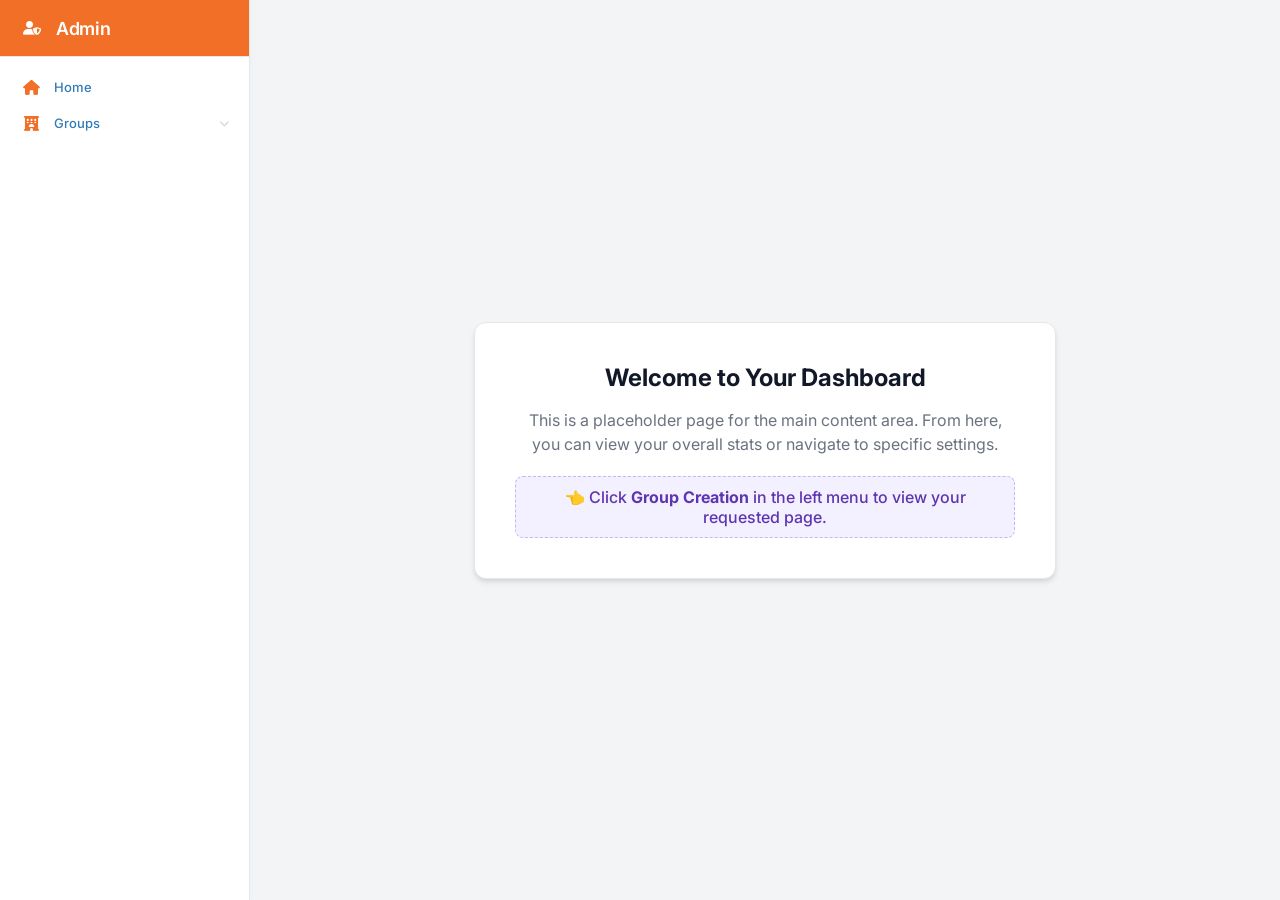
<file: index.html>
<!DOCTYPE html>
<html lang="en">
<head>
    <meta charset="UTF-8">
    <meta name="viewport" content="width=device-width, initial-scale=1.0">
    <title>Dashboard</title>
    <link rel="stylesheet" href="styles.css">
    <!-- Include icons -->
    <link rel="stylesheet" href="https://cdnjs.cloudflare.com/ajax/libs/font-awesome/6.4.0/css/all.min.css">
</head>
<body>
    <!-- Mobile Top Bar -->
    <header class="mobile-top-bar">
        <div class="logo">
            <i class="fa-solid fa-user-shield" style="background:#F16F27; color:#fff; border-radius:50%; width:24px; height:24px; display:flex; align-items:center; justify-content:center; font-size:14px;"></i>
            <span style="color:white">Admin</span>
        </div>
        <button class="hamburger-btn" onclick="toggleSidebar()">
            <i class="fa-solid fa-bars"></i>
        </button>
    </header>

    <div class="app-container">
        <!-- Sidebar -->
        <nav class="sidebar">
            <div class="sidebar-header">
                <div class="logo">
                    <i class="fa-solid fa-user-shield" style="background:#F16F27; color:#fff; border-radius:50%; width:24px; height:24px; display:flex; align-items:center; justify-content:center; font-size:14px;"></i>
                    <span style="color:white">Admin</span>
                </div>
                <button class="mobile-toggle" onclick="toggleSidebar()">
                    <i class="fa-solid fa-xmark"></i>
                </button>
            </div>
            <div class="sidebar-overlay" onclick="toggleSidebar()"></div>

            <div class="sidebar-menu">
                <a href="default.html" target="content-frame" class="menu-item" onclick="setActive(this)">
                    <i class="fa-solid fa-house" style="color: #F16F27;"></i>
                    <span>Home</span>
                </a>
                <div class="menu-item dropdown" onclick="toggleDropdown(this)">
                    <i class="fa-solid fa-hotel" style="color: #F16F27;"></i>
                    <span>Groups</span>
                    <i class="fa-solid fa-chevron-down ms-auto"></i>
                </div>

                <div class="submenu">
                    <a href="CreateGroup.html" target="content-frame" onclick="setActive(this)">Create Group</a>
                    <a href="Groups.html" target="content-frame" onclick="setActive(this)">View Groups</a>
                </div>
            </div>
        </nav>

        <!-- Main Content -->
        <main class="main-content">
            <iframe name="content-frame" id="content-frame" src="default.html" title="Main Content" frameborder="0"></iframe>
        </main>
    </div>

    <script>
        function toggleSidebar() {
            document.querySelector('.sidebar').classList.toggle('open');
        }

        function setActive(element) {
            document.querySelectorAll('.menu-item').forEach(item => {
                item.classList.remove('active');
            });
            element.classList.add('active');
            
            // Close sidebar on mobile after clicking
            if (window.innerWidth <= 768) {
                toggleSidebar();
            }
        }

        function toggleDropdown(el) {
            let submenu = el.nextElementSibling;
            el.classList.toggle('open');

            if (submenu.style.display === "block") {
                submenu.style.display = "none";
            } else {
                submenu.style.display = "block";
            }
        }
    </script>
</body>
</html>
</file>
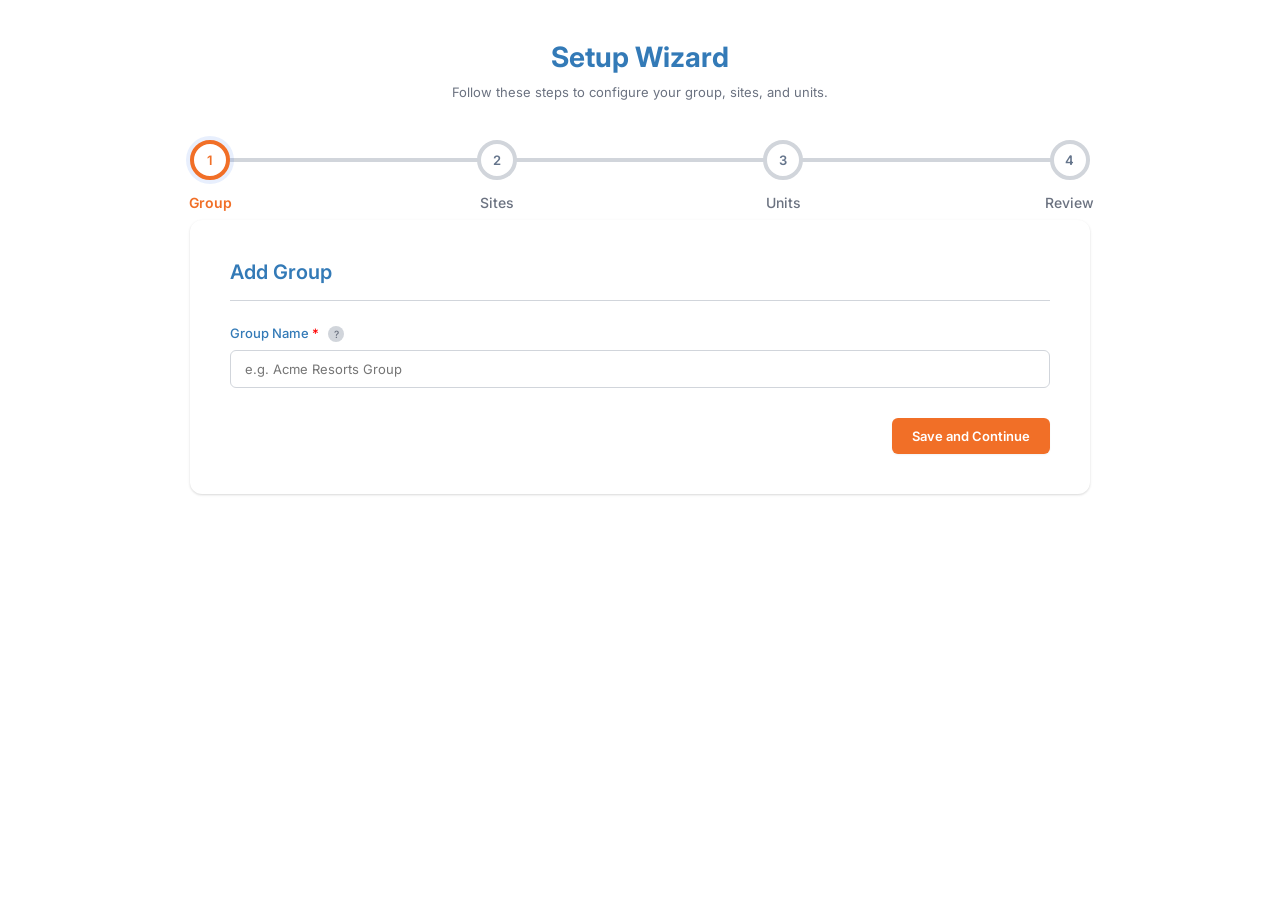
<file: CreateGroup.html>
<!DOCTYPE html>
<html lang="en">
<head>
    <meta charset="UTF-8">
    <meta name="viewport" content="width=device-width, initial-scale=1.0">
    <title>Property Setup Wizard</title>
    <link href="https://fonts.googleapis.com/css2?family=Inter:wght@400;500;600;700&display=swap" rel="stylesheet">
    <style>
        :root {
            --primary: #F16F27;
            --primary-hover: #d0581b;
            --secondary: #64748b;
            --bg: transparent;
            --surface: #ffffff;
            --text-main: #337ab7;
            --text-light: #6b7280;
            --border: #d1d5db;
            --success: #10b981;
            --error: #ef4444;
            --radius: 12px;
            --shadow: 0 1px 3px rgba(0,0,0,0.1), 0 1px 2px rgba(0,0,0,0.06);
        }

        * {
            box-sizing: border-box;
            margin: 0;
            padding: 0;
            font-family: 'Inter', sans-serif;
        }

        body {
            background-color: var(--bg);
            color: var(--text-main);
            min-height: 100vh;
            display: flex;
            flex-direction: column;
            align-items: center;
            padding: 40px 20px;
            font-size: 13px;
        }

        .container {
            width: 100%;
            max-width: 900px;
        }

        .header {
            text-align: center;
            margin-bottom: 40px;
        }

        .header h1 {
            font-size: 28px;
            font-weight: 700;
            margin-bottom: 10px;
            color: var(--text-main);
        }
        
        .header p {
            color: var(--text-light);
        }

        /* Progress Bar */
        .progress-container {
            display: flex;
            justify-content: space-between;
            position: relative;
            margin-bottom: 40px;
        }

        .progress-container::before {
            content: '';
            background-color: var(--border);
            position: absolute;
            top: 50%;
            left: 0;
            transform: translateY(-50%);
            height: 4px;
            width: 100%;
            z-index: 1;
            border-radius: 2px;
        }

        .progress-bar {
            background-color: var(--primary);
            position: absolute;
            top: 50%;
            left: 0;
            transform: translateY(-50%);
            height: 4px;
            width: 0%;
            z-index: 1;
            transition: 0.4s ease;
            border-radius: 2px;
        }

        .step {
            background-color: var(--surface);
            color: var(--secondary);
            border: 4px solid var(--border);
            border-radius: 50%;
            width: 40px;
            height: 40px;
            display: flex;
            align-items: center;
            justify-content: center;
            font-weight: 600;
            z-index: 2;
            transition: 0.4s ease;
            position: relative;
        }

        .step.active {
            border-color: var(--primary);
            color: var(--primary);
            box-shadow: 0 0 0 4px rgba(37, 99, 235, 0.1);
        }

        .step.completed {
            background-color: var(--primary);
            border-color: var(--primary);
            color: white;
        }

        .step-label {
            position: absolute;
            top: 50px;
            font-size: 14px;
            font-weight: 500;
            color: var(--text-light);
            white-space: nowrap;
        }
        
        .step.active .step-label {
            color: var(--primary);
            font-weight: 600;
        }

        /* Forms & Cards */
        .card {
            background: var(--surface);
            border-radius: var(--radius);
            box-shadow: var(--shadow);
            padding: 40px;
            margin-bottom: 24px;
            display: none;
            animation: fadeIn 0.4s ease;
        }

        .card.active {
            display: block;
        }

        @keyframes fadeIn {
            from { opacity: 0; transform: translateY(10px); }
            to { opacity: 1; transform: translateY(0); }
        }

        .card-header {
            margin-bottom: 24px;
            padding-bottom: 16px;
            border-bottom: 1px solid var(--border);
        }

        .card-header h2 {
            font-size: 20px;
            font-weight: 600;
            color: var(--text-main);
        }

        .form-group {
            margin-bottom: 20px;
        }

        .form-row {
            display: grid;
            grid-template-columns: 1fr 1fr;
            gap: 20px;
        }

        label {
            display: block;
            margin-bottom: 8px;
            font-weight: 500;
            font-size: 13px;
            color: var(--text-main);
        }

        .help-icon {
            display: inline-flex;
            align-items: center;
            justify-content: center;
            width: 16px;
            height: 16px;
            border-radius: 50%;
            background: var(--border);
            color: var(--text-light);
            font-size: 10px;
            margin-left: 6px;
            cursor: help;
            position: relative;
        }

        .help-icon:hover::after {
            content: attr(data-tooltip);
            position: absolute;
            bottom: 100%;
            left: 50%;
            transform: translateX(-50%);
            background: #333;
            color: #fff;
            padding: 6px 10px;
            border-radius: 4px;
            font-size: 12px;
            white-space: nowrap;
            margin-bottom: 5px;
            z-index: 10;
        }

        input[type="text"],
        input[type="email"],
        select {
            width: 100%;
            padding: 10px 14px;
            border: 1px solid var(--border);
            border-radius: 6px;
            font-size: 13px;
            transition: border-color 0.2s, box-shadow 0.2s;
            outline: none;
            background: #fff;
        }

        input:focus, select:focus {
            border-color: #337ab7;
            box-shadow: 0 0 0 3px rgba(51, 122, 183, 0.2);
        }

        /* Data Grid */
        .data-grid {
            width: 100%;
            border-collapse: separate;
            border-spacing: 0;
            font-size: 13px;
            margin-top: 20px;
            border: 1px solid var(--border);
            border-radius: 8px;
            overflow: hidden;
        }
        
        .data-grid th, .data-grid td {
            border-bottom: 1px solid var(--border);
            border-right: 1px solid var(--border);
        }

        .data-grid th:last-child, .data-grid td:last-child {
            border-right: none;
        }

        .data-grid th {
            padding: 12px;
            background: #f8fafc;
            text-align: left;
            font-weight: 600;
            color: var(--text-main);
        }
        
        .data-grid td {
            padding: 8px;
            background: #fff;
            color: var(--text-light);
        }
        
        .data-grid tr:last-child td {
            border-bottom: none;
        }
        
        .action-link {
            display: inline-block;
            color: var(--error);
            text-decoration: none;
            font-weight: 500;
            padding: 4px 8px;
        }

        .action-link:hover {
            text-decoration: underline;
        }

        .grid-input {
            width: 100%;
            padding: 8px 12px;
            border: 1px solid var(--border);
            border-radius: 4px;
            font-size: 13px;
            outline: none;
            background: #fff;
            transition: all 0.2s;
            box-sizing: border-box;
        }

        .grid-input:focus {
            border-color: #337ab7;
            box-shadow: 0 0 0 2px rgba(51, 122, 183, 0.2);
        }

        .grid-input::placeholder {
            color: #94a3b8;
        }

        select.grid-input {
            appearance: none;
            background-image: url("data:image/svg+xml;charset=US-ASCII,%3Csvg%20xmlns%3D%22http%3A%2F%2Fwww.w3.org%2F2000%2Fsvg%22%20width%3D%22292.4%22%20height%3D%22292.4%22%3E%3Cpath%20fill%3D%22%23131313%22%20d%3D%22M287%2069.4a17.6%2017.6%200%200%200-13-5.4H18.4c-5%200-9.3%201.8-12.9%205.4A17.6%2017.6%200%200%200%200%2082.2c0%205%201.8%209.3%205.4%2012.9l128%20127.9c3.6%203.6%207.8%205.4%2012.8%205.4s9.2-1.8%2012.8-5.4L287%2095c3.5-3.5%205.4-7.8%205.4-12.8%200-5-1.9-9.2-5.5-12.8z%22%2F%3E%3C%2Fsvg%3E");
            background-repeat: no-repeat;
            background-position: right .7em top 50%;
            background-size: .65em auto;
            padding-right: 24px;
        }

        /* Drag & Drop Zone */
        .upload-zone {
            border: 2px dashed var(--border);
            border-radius: var(--radius);
            padding: 15px 20px;
            text-align: center;
            background: #f8fafc;
            color: var(--text-light);
            cursor: pointer;
            transition: all 0.2s;
            margin-top: 20px;
        }

        .upload-zone:hover {
            border-color: var(--primary);
            background: #eff6ff;
        }

        .upload-zone svg {
            width: 20px;
            height: 20px;
            color: var(--primary);
            margin-bottom: 12px;
        }

        .upload-text {
            font-weight: 500;
            color: var(--text-main);
            margin-bottom: 8px;
        }

        .upload-hint {
            font-size: 13px;
            color: var(--text-light);
        }

        .divider {
            display: flex;
            align-items: center;
            text-align: center;
            margin: 30px 0;
            color: var(--text-main);
            font-size: 14px;
            font-weight: 800;
            letter-spacing: 0.5px;
        }
        
        .divider::before, .divider::after {
            content: '';
            flex: 1;
            border-bottom: 1px solid var(--border);
        }
        
        .divider:not(:empty)::before { margin-right: 15px; }
        .divider:not(:empty)::after { margin-left: 15px; }

        /* Buttons */
        .btn-container {
            display: flex;
            justify-content: space-between;
            margin-top: 30px;
        }

        .btn {
            padding: 10px 20px;
            border-radius: 6px;
            font-size: 13px;
            font-weight: 600;
            cursor: pointer;
            transition: all 0.2s;
            border: none;
            outline: none;
        }

        .btn-outline {
            background: transparent;
            border: 1px solid var(--border);
            color: var(--text-main);
        }

        .btn-outline:hover {
            background: #f1f5f9;
        }

        .btn-primary {
            background: var(--primary);
            color: white;
            box-shadow: 0 1px 2px rgba(0,0,0,0.05);
        }

        .btn-primary:hover {
            background: var(--primary-hover);
            transform: translateY(-1px);
        }

        .btn-secondary {
            background: #e2e8f0;
            color: #475569;
        }

        .btn-secondary:hover {
            background: #cbd5e1;
        }

        /* Review Tree */
        .tree-item {
            margin-bottom: 16px;
            background: #f8fafc;
            border: 1px solid var(--border);
            border-radius: 8px;
            overflow: hidden;
        }

        .tree-header {
            padding: 16px;
            display: flex;
            justify-content: space-between;
            align-items: center;
            font-weight: 600;
            background: #fff;
            border-bottom: 1px solid var(--border);
        }

        .tree-content {
            padding: 16px;
            padding-left: 32px;
        }

        .tree-child {
            display: flex;
            justify-content: space-between;
            padding: 12px;
            background: #fff;
            border: 1px solid var(--border);
            border-radius: 6px;
            margin-bottom: 8px;
        }

        .badge {
            background: #eff6ff;
            color: var(--primary);
            padding: 4px 8px;
            border-radius: 4px;
            font-size: 12px;
            font-weight: 600;
        }

        /* Mobile Responsiveness */
        @media (max-width: 600px) {
            body {
                padding: 20px 15px;
            }

            .header h1 {
                font-size: 24px;
            }

            .progress-container {
                margin-bottom: 60px;
            }

            .step-label {
                display: none;
            }

            .step.active .step-label {
                display: block;
                font-size: 12px;
                top: 45px;
            }

            .card {
                padding: 20px;
            }

            .form-row {
                grid-template-columns: 1fr;
                gap: 10px;
            }

            /* Responsive Table/Grid */
            .table-container {
                width: 100%;
                overflow-x: auto;
                -webkit-overflow-scrolling: touch;
                margin-top: 15px;
                border-radius: 8px;
                border: 1px solid var(--border);
            }

            .data-grid {
                margin-top: 0;
                border: none;
                min-width: 500px; /* Force scroll on very small screens */
            }

            .btn-container {
                flex-direction: column-reverse;
                gap: 12px;
            }

            .btn {
                width: 100%;
                padding: 14px;
                font-size: 14px;
            }

            .tree-content {
                padding-left: 16px;
            }
        }

        @media (max-width: 400px) {
            body { padding: 15px 10px; }
            .header { margin-bottom: 25px; }
            .header h1 { font-size: 20px; }
            .progress-container { margin-bottom: 45px; }
            .step { width: 32px; height: 32px; font-size: 12px; border-width: 3px; }
            .step-label { top: 40px; font-size: 11px; }
            .card { padding: 15px; }
            .card-header h2 { font-size: 18px; }
            .form-group { margin-bottom: 15px; }
        }
    </style>
</head>
<body>

<div class="container">
    <div class="header">
        <h1>Setup Wizard</h1>
        <p>Follow these steps to configure your group, sites, and units.</p>
    </div>

    <div class="progress-container">
        <div class="progress-bar" id="progress"></div>
        <div class="step active">1 <span class="step-label">Group</span></div>
        <div class="step">2 <span class="step-label">Sites</span></div>
        <div class="step">3 <span class="step-label">Units</span></div>
        <div class="step">4 <span class="step-label">Review</span></div>
    </div>

    <!-- Step 1: Organization -->
    <div class="card active" id="step-1">
        <div class="card-header">
            <h2>Add Group</h2>
        </div>
        <div class="form-group">
            <label>Group Name <span style="color:red;">*</span> <span class="help-icon" data-tooltip="Legal name of your company">?</span></label>
            <input type="text" placeholder="e.g. Acme Resorts Group">
        </div>
        <!--<div class="form-row">
            <div class="form-group">
                <label>Organization Type</label>
                <select>
                    <option>Hotel Chain</option>
                    <option>Resort</option>
                    <option>Property Management</option>
                </select>
            </div>
            <div class="form-group">
                <label>Contact Email</label>
                <input type="email" placeholder="admin@example.com">
            </div>
        </div>-->
        
        <!--<div class="upload-zone">
            <svg xmlns="http://www.w3.org/2000/svg" fill="none" viewBox="0 0 24 24" stroke="currentColor">
                <path stroke-linecap="round" stroke-linejoin="round" stroke-width="2" d="M4 16v1a3 3 0 003 3h10a3 3 0 003-3v-1m-4-8l-4-4m0 0L8 8m4-4v12" />
            </svg>
            <div class="upload-text">Upload Organization Logo</div>
            <div class="upload-hint">PNG, JPG up to 5MB</div>
        </div>-->

        <div class="btn-container" style="justify-content: flex-end;">
            <button class="btn btn-primary" onclick="nextStep()">Save and Continue</button>
        </div>
    </div>

    <!-- Step 2: Sites -->
    <div class="card" id="step-2">
        <div class="card-header">
            <h2>Add Sites</h2>
        </div>

        <!-- Data Grid for Added Sites -->
        <div class="table-container">
            <table class="data-grid" id="sitesTable">
                <thead>
                    <tr>
                        <th>Site # <span style="color:red;">*</span> <span class="help-icon" data-tooltip="Number of resort">?</span></th>
                        <th>Site Name <span style="color:red;">*</span> <span class="help-icon" data-tooltip="Name of the specific hotel or resort property">?</span></th>
                        <th style="text-align: right;">Action</th>
                    </tr>
                </thead>
                <tbody id="sitesTableBody">
                    <tr>
                        <td><input type="text" class="grid-input" placeholder="e.g. AL11" oninput="handleGridInput(this, 'site')"></td>
                        <td><input type="text" class="grid-input" placeholder="e.g. Grand Oasis Resort"></td>
                        <td style="text-align: right;"><a href="#" class="action-link" onclick="removeRow(this); return false;">Remove</a></td>
                    </tr>
                </tbody>
            </table>
        </div>

        <div class="divider">OR BULK UPLOAD</div>

        <div class="upload-zone">
            <svg xmlns="http://www.w3.org/2000/svg" fill="none" viewBox="0 0 24 24" stroke="currentColor">
                <path stroke-linecap="round" stroke-linejoin="round" stroke-width="2" d="M9 17v-2m3 2v-4m3 4v-6m2 10H7a2 2 0 01-2-2V5a2 2 0 012-2h5.586a1 1 0 01.707.293l5.414 5.414a1 1 0 01.293.707V19a2 2 0 01-2 2z" />
            </svg>
            <div class="upload-text">Drag & drop your Sites CSV file here</div>
            <div class="upload-hint">Download our <a href="#" style="color:var(--primary)">CSV Template</a></div>
        </div>

        <div class="btn-container">
            <button class="btn btn-outline" onclick="prevStep()">Back</button>
            <button class="btn btn-primary" onclick="nextStep()">Continue to Units</button>
        </div>
    </div>

    <!-- Step 3: Units -->
    <div class="card" id="step-3">
        <div class="card-header">
            <h2>Add Units</h2>
        </div>

        <!-- Data Grid for Added Units -->
        <div class="table-container">
            <table class="data-grid" id="unitsTable">
                <thead>
                    <tr>
                        <th>Unit # <span style="color:red;">*</span></th>
                        <th>Unit Type <span style="color:red;">*</span></th>
                        <th>Display Order</th>
                        <th style="text-align: right;">Action</th>
                    </tr>
                </thead>
                <tbody id="unitsTableBody">
                    <tr>
                        <td><input type="text" class="grid-input" placeholder="e.g. 519AA" oninput="handleGridInput(this, 'unit')"></td>
                        <td>
                            <select class="grid-input">
                                <option value="">Select Type</option>
                                <option>Back Facing</option>
                                <option>Aux</option>
                                <option>Hall</option>
                            </select>
                        </td>
                        <td><input type="text" class="grid-input" placeholder="e.g. 2"></td>
                        <td style="text-align: right;"><a href="#" class="action-link" onclick="removeRow(this); return false;">Remove</a></td>
                    </tr>
                </tbody>
            </table>
        </div>

        <div class="divider">OR BULK UPLOAD</div>

        <div class="upload-zone">
            <svg xmlns="http://www.w3.org/2000/svg" fill="none" viewBox="0 0 24 24" stroke="currentColor">
                <path stroke-linecap="round" stroke-linejoin="round" stroke-width="2" d="M7 16a4 4 0 01-.88-7.903A5 5 0 1115.9 6L16 6a5 5 0 011 9.9M15 13l-3-3m0 0l-3 3m3-3v12" />
            </svg>
            <div class="upload-text">Upload Units via CSV linked to Sites</div>
            <div class="upload-hint">Validates duplicates and missing fields automatically</div>
        </div>

        <div class="btn-container">
            <button class="btn btn-outline" onclick="prevStep()">Back</button>
            <button class="btn btn-primary" onclick="nextStep()">Review Changes</button>
        </div>
    </div>

    <!-- Step 4: Review -->
    <div class="card" id="step-4">
        <div class="card-header">
            <h2>Review & Confirm</h2>
            <p style="color:var(--text-light); font-size: 14px; margin-top: 8px;">Review your hierarchy before saving to the database.</p>
        </div>
        
        <div class="table-container">
            <div class="tree-item">
                <div class="tree-header">
                    <div>Acme Resorts Group 
                    <!--<span class="badge">Hotel Chain</span>-->
                    </div>
                    <a href="#" style="color:var(--primary); font-size:14px;">Edit</a>
                </div>
                <div class="tree-content">
                    <div class="tree-child">
                        <div>
                            <div style="font-weight: 500;">Grand Oasis Resort</div>
                            <!--<div style="font-size: 13px; color: var(--text-light); margin-bull; Resort</div>-->
                        </div>
                    </div>
                    <div>
                        <div class="tree-child" style="background:#f8fafc;">
                            <div>Room 101
                            <!--<span style="font-size: 12px; color: var(--text-light); margin-left:8px;">Capacity: 2</span>-->
                            </div>
                           <!-- <span class="badge" style="background:#e0e7ff; color:#4338ca;">Room</span>-->
                        </div>
                        <div class="tree-child" style="background:#f8fafc;">
                            <div>Presidential Suite 
                            <!--<span style="font-size: 12px; color: var(--text-light); margin-left:8px;">Capacity: 4</span>-->
                            </div>
                            <!--<span class="badge" style="background:#e0e7ff; color:#4338ca;">Suite</span>-->
                        </div>
                    </div>
                </div>
            </div>
        </div>

        <div class="btn-container">
            <button class="btn btn-outline" onclick="prevStep()">Back</button>
            <button class="btn btn-primary" onclick="alert('Setup Complete! Saving to Database...')">Confirm & Save</button>
        </div>
    </div>
</div>

<script>
    let currentStep = 1;

    function handleGridInput(input, type) {
        const tr = input.closest('tr');
        const tbody = tr.closest('tbody');
        
        // If typing in the last row and it's not empty, add a new row
        if (tr === tbody.lastElementChild && input.value.trim() !== '') {
            if (type === 'site') {
                addSiteRow(tbody);
            } else if (type === 'unit') {
                addUnitRow(tbody);
            }
        }
    }

    function addSiteRow(tbody) {
        const newRow = document.createElement('tr');
        newRow.innerHTML = `
            <td><input type="text" class="grid-input" placeholder="e.g. AL11" oninput="handleGridInput(this, 'site')"></td>
            <td><input type="text" class="grid-input" placeholder="e.g. Grand Oasis Resort"></td>
            <td style="text-align: right;"><a href="#" class="action-link" onclick="removeRow(this); return false;">Remove</a></td>
        `;
        tbody.appendChild(newRow);
    }

    function addUnitRow(tbody) {
        const newRow = document.createElement('tr');
        newRow.innerHTML = `
            <td><input type="text" class="grid-input" placeholder="e.g. 519AA" oninput="handleGridInput(this, 'unit')"></td>
            <td>
                <select class="grid-input">
                    <option value="">Select Type</option>
                    <option>Back Facing</option>
                    <option>Aux</option>
                    <option>Hall</option>
                </select>
            </td>
            <td><input type="text" class="grid-input" placeholder="e.g. 2"></td>
            <td style="text-align: right;"><a href="#" class="action-link" onclick="removeRow(this); return false;">Remove</a></td>
        `;
        tbody.appendChild(newRow);
    }

    function removeRow(link) {
        const tr = link.closest('tr');
        const tbody = tr.closest('tbody');
        if (tbody.children.length > 1) {
            tr.remove();
        } else {
            const inputs = tr.querySelectorAll('input, select');
            inputs.forEach(input => input.value = '');
        }
    }

    function updateProgress() {
        const steps = document.querySelectorAll('.step');
        const progress = document.getElementById('progress');
        
        steps.forEach((step, idx) => {
            if (idx < currentStep) {
                step.classList.add('active');
            } else {
                step.classList.remove('active');
            }
            if(idx < currentStep - 1) {
                step.classList.add('completed');
            } else {
                step.classList.remove('completed');
            }
        });

        const activeSteps = document.querySelectorAll('.step.active');
        progress.style.width = ((activeSteps.length - 1) / (steps.length - 1)) * 100 + '%';

        // Update cards
        document.querySelectorAll('.card').forEach(card => card.classList.remove('active'));
        document.getElementById(`step-${currentStep}`).classList.add('active');
    }

    function nextStep() {
        if (currentStep < 4) {
            currentStep++;
            updateProgress();
        }
    }

    function prevStep() {
        if (currentStep > 1) {
            currentStep--;
            updateProgress();
        }
    }
</script>

</body>
</html>
</file>
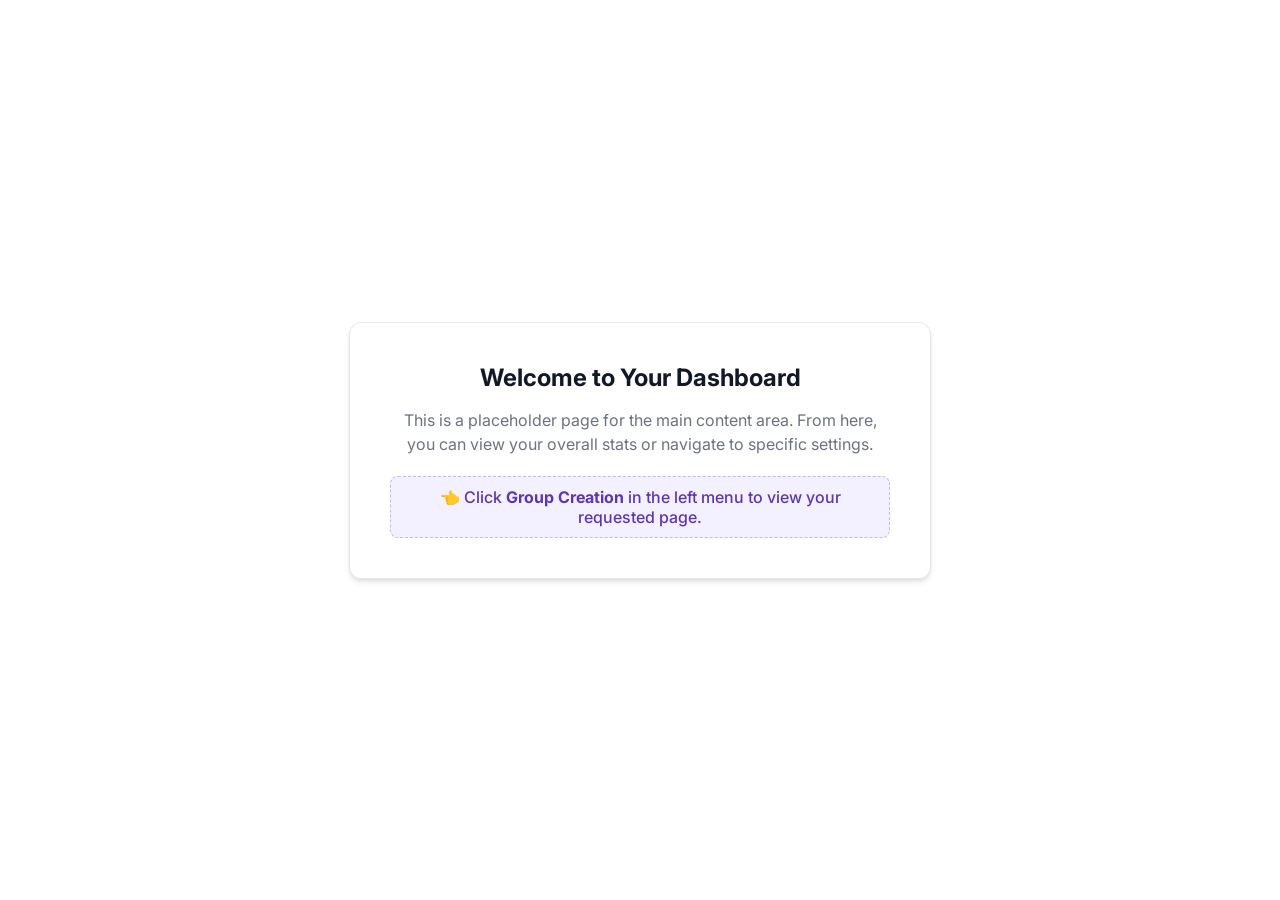
<file: default.html>
<!DOCTYPE html>
<html lang="en">
<head>
    <meta charset="UTF-8">
    <meta name="viewport" content="width=device-width, initial-scale=1.0">
    <title>Dashboard Home</title>
    <link href="https://fonts.googleapis.com/css2?family=Inter:wght@400;500;600;700&display=swap" rel="stylesheet">
    <style>
        body {
            font-family: 'Inter', sans-serif;
            background-color: transparent;
            margin: 0;
            padding: 0;
            height: 100vh;
            display: flex;
            align-items: center;
            justify-content: center;
            color: #6b7280;
        }
        
        .welcome-box {
            background: white;
            padding: 40px;
            border-radius: 12px;
            box-shadow: 0 4px 6px -1px rgba(0,0,0,0.1), 0 2px 4px -1px rgba(0,0,0,0.06);
            border: 1px solid #e5e7eb;
            text-align: center;
            max-width: 500px;
        }

        h2 {
            color: #111827;
            margin-top: 0;
            margin-bottom: 15px;
        }

        p {
            margin-bottom: 20px;
            line-height: 1.5;
        }

        .highlight-action {
            display: inline-block;
            background-color: #f3f0ff;
            color: #5e35b1;
            padding: 10px 20px;
            border-radius: 8px;
            font-weight: 500;
            border: 1px dashed #c4b5fd;
        }
    </style>
</head>
<body>
    <div class="welcome-box">
        <h2>Welcome to Your Dashboard</h2>
        <p>This is a placeholder page for the main content area. From here, you can view your overall stats or navigate to specific settings.</p>
        <div class="highlight-action">
            👈 Click <strong>Group Creation</strong> in the left menu to view your requested page.
        </div>
    </div>
</body>
</html>
</file>
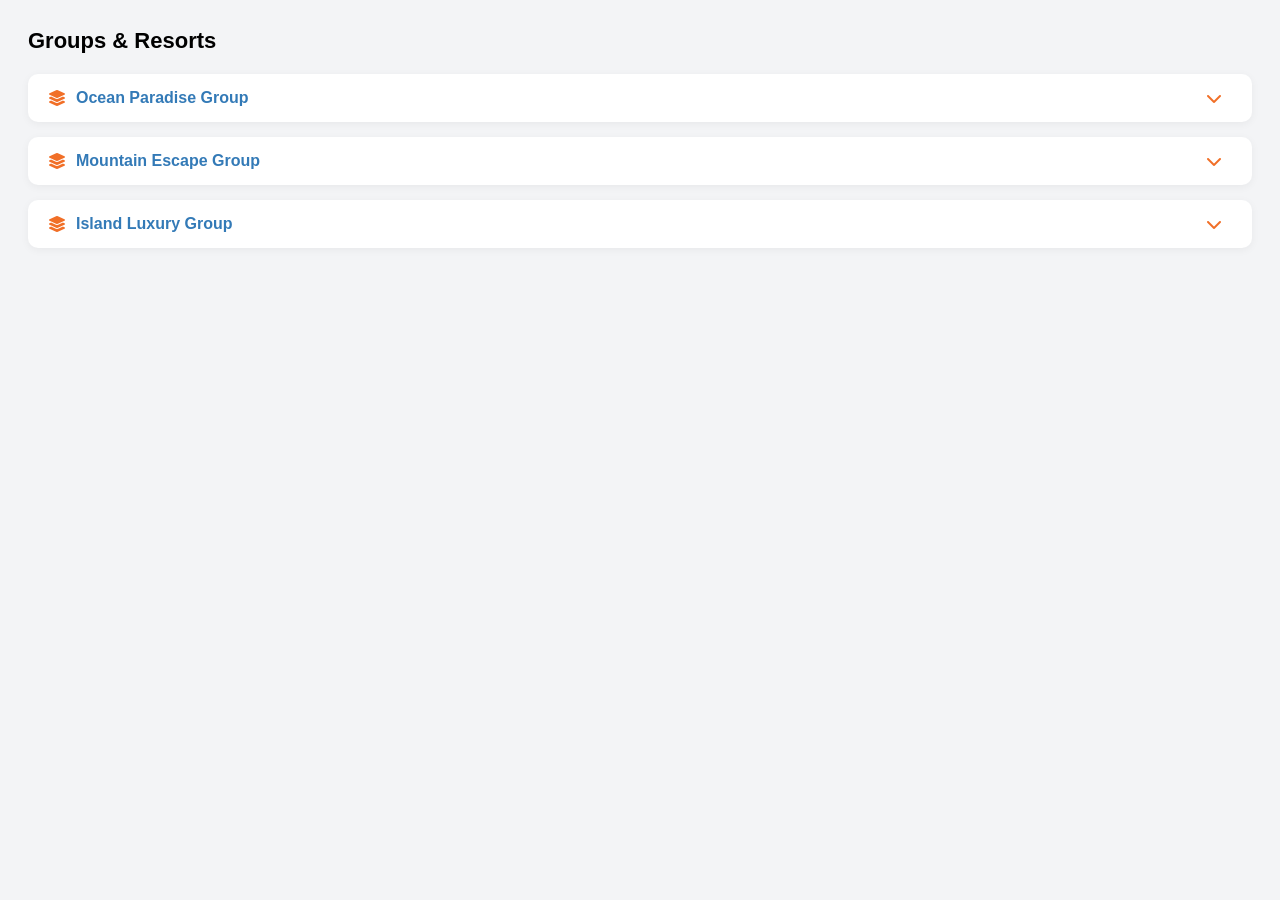
<file: Groups.html>
<!DOCTYPE html>
<html lang="en">
<head>
    <meta charset="UTF-8">
    <meta name="viewport" content="width=device-width, initial-scale=1.0">
    <title>Groups</title>

    <link rel="stylesheet" href="https://cdnjs.cloudflare.com/ajax/libs/font-awesome/6.4.0/css/all.min.css">

    <style>

        body {
            font-family: 'Inter', sans-serif;
            background: #f3f4f6;
            padding: 20px;
        }

        .page-title {
            font-size: 22px;
            font-weight: 600;
            margin-bottom: 20px;
        }

        .group-container {
            display: flex;
            flex-direction: column;
            gap: 15px;
        }

        .group-card {
            background: white;
            border-radius: 10px;
            box-shadow: 0 2px 8px rgba(0,0,0,0.05);
            overflow: hidden;
        }

        .group-header {
            padding: 15px 20px;
            display: flex;
            align-items: center;
            cursor: pointer;
            font-weight: 600;
            color: #337ab7;
        }

            .group-header:hover {
                background: #f8fafc;
            }

            .group-header i {
                margin-right: 10px;
                color: #F16F27;
            }

            .group-header .arrow {
                margin-left: auto;
                transition: 0.2s;
            }

            .group-header.active .arrow {
                transform: rotate(180deg);
            }

        .resort-list {
            display: none;
            padding: 10px 20px 20px 40px;
            background: #fafafa;
        }

        .resort-item {
            padding: 8px 0;
            font-size: 14px;
            color: #374151;
            display: flex;
            align-items: center;
            gap: 10px;
        }

            .resort-item i {
                color: #10b981;
            }
    </style>
</head>

<body>

    <div class="page-title">Groups & Resorts</div>

    <div class="group-container">

        <!-- Group 1 -->
        <div class="group-card">

            <div class="group-header" onclick="toggleGroup(this)">
                <i class="fa-solid fa-layer-group"></i>
                Ocean Paradise Group
                <i class="fa-solid fa-chevron-down arrow"></i>
            </div>

            <div class="resort-list">
                <div class="resort-item"><i class="fa-solid fa-hotel"></i> Ocean Breeze Resort</div>
                <div class="resort-item"><i class="fa-solid fa-hotel"></i> Coral Bay Resort</div>
                <div class="resort-item"><i class="fa-solid fa-hotel"></i> Blue Lagoon Resort</div>
            </div>

        </div>

        <!-- Group 2 -->
        <div class="group-card">

            <div class="group-header" onclick="toggleGroup(this)">
                <i class="fa-solid fa-layer-group"></i>
                Mountain Escape Group
                <i class="fa-solid fa-chevron-down arrow"></i>
            </div>

            <div class="resort-list">
                <div class="resort-item"><i class="fa-solid fa-hotel"></i> Alpine Heights Resort</div>
                <div class="resort-item"><i class="fa-solid fa-hotel"></i> Snow Valley Resort</div>
                <div class="resort-item"><i class="fa-solid fa-hotel"></i> Hilltop Paradise Resort</div>
            </div>

        </div>

        <!-- Group 3 -->
        <div class="group-card">

            <div class="group-header" onclick="toggleGroup(this)">
                <i class="fa-solid fa-layer-group"></i>
                Island Luxury Group
                <i class="fa-solid fa-chevron-down arrow"></i>
            </div>

            <div class="resort-list">
                <div class="resort-item"><i class="fa-solid fa-hotel"></i> Palm Beach Resort</div>
                <div class="resort-item"><i class="fa-solid fa-hotel"></i> Sunset Island Resort</div>
            </div>

        </div>

    </div>

    <script>

        function toggleGroup(el) {
            let resorts = el.nextElementSibling;

            if (resorts.style.display === "block") {
                resorts.style.display = "none";
                el.classList.remove("active");
            }
            else {
                resorts.style.display = "block";
                el.classList.add("active");
            }
        }

    </script>

</body>
</html>
</file>
<file: styles.css>
@import url('https://fonts.googleapis.com/css2?family=Inter:wght@400;500;600;700&display=swap');

:root {
    --sidebar-width: 250px;
    --sidebar-bg: #fff;
    --sidebar-text: #337ab7;
    --sidebar-text-hover: #23527c;
    --sidebar-header-bg: #2d134b;
    --sidebar-header-border: #4a287a;
    --sidebar-header-text: #ffffff;
    --sidebar-profile-bg: #f8f6fb;
    --sidebar-active-bg: #f9f8fa;
    --sidebar-active-text: #337ab7;
    --primary-color: #F16F27;
    --badge-bg: #fbbf24;
    --badge-text: #78350f;
    --bg-color: #f3f4f6;
    --font-family: 'Inter', sans-serif;
}

* {
    margin: 0;
    padding: 0;
    box-sizing: border-box;
}

body {
    font-family: var(--font-family);
    background-color: var(--bg-color);
    color: #111827;
    overflow: hidden;
}

.app-container {
    display: flex;
    height: 100vh;
}

/* Sidebar Styling */
.sidebar {
    width: var(--sidebar-width);
    background-color: var(--sidebar-bg);
    display: flex;
    flex-direction: column;
    box-shadow: 2px 0 10px rgba(0,0,0,0.02);
    z-index: 10;
    border-right: 1px solid #e5e7eb;
}

/* Sidebar Sidebar Header & Logo */
.sidebar-header {
    background: #F16F27;
    padding: 16px 20px;
    color: #ffffff;
    border-bottom: 1px solid #e5e7eb;
    display: flex;
    justify-content: space-between;
    align-items: center;
}

.logo {
    display: flex;
    align-items: center;
    gap: 12px;
    font-size: 18px;
    font-weight: 600;
    letter-spacing: -0.3px;
}

.mobile-toggle {
    display: none;
    background: transparent;
    border: none;
    color: white;
    font-size: 20px;
    cursor: pointer;
}

/* Mobile Top Bar */
.mobile-top-bar {
    display: none;
    position: fixed;
    top: 0;
    left: 0;
    right: 0;
    height: 56px;
    background: #F16F27;
    color: white;
    padding: 0 16px;
    align-items: center;
    justify-content: space-between;
    z-index: 20;
    box-shadow: 0 2px 4px rgba(0,0,0,0.1);
}

.hamburger-btn {
    background: transparent;
    border: none;
    color: white;
    font-size: 20px;
    cursor: pointer;
}

/* Overlay for mobile */
.sidebar-overlay {
    display: none;
    position: fixed;
    top: 0;
    left: 0;
    right: 0;
    bottom: 0;
    background: rgba(0, 0, 0, 0.4);
    z-index: 9;
}

/* Media Queries */
@media (max-width: 768px) {
    .mobile-top-bar {
        display: flex;
    }

    .app-container {
        padding-top: 56px; /* Space for top bar */
    }

    .mobile-toggle {
        display: block; /* Show close button in sidebar */
    }

    .sidebar {
        position: fixed;
        left: 0;
        top: 0;
        bottom: 0;
        transform: translateX(-100%);
        transition: transform 0.3s ease;
        box-shadow: none;
        width: 280px; /* Slightly wider for mobile */
        max-width: 85%;
        background-color: #fff;
    }

    .sidebar.open {
        transform: translateX(0);
        box-shadow: 10px 0 25px rgba(0,0,0,0.15);
    }

    .sidebar.open + .sidebar-overlay {
        display: block;
    }

    .main-content {
        padding: 12px;
        width: 100%;
        overflow-x: hidden;
    }
}

@media (max-width: 480px) {
    .sidebar-header {
        padding: 10px 15px;
    }
    
    .logo {
        font-size: 15px;
        gap: 8px;
    }

    .logo i {
        width: 20px !important;
        height: 20px !important;
        font-size: 12px !important;
    }
}

.sidebar-profile {
    padding: 14px 20px;
    background-color: var(--sidebar-profile-bg);
    border-bottom: 1px solid #e5e7eb;
}

.profile-info {
    display: flex;
    align-items: center;
    gap: 12px;
    cursor: pointer;
}

.avatar {
    width: 32px;
    height: 32px;
    background-color: #7c4dff;
    color: white;
    border-radius: 6px;
    display: flex;
    align-items: center;
    justify-content: center;
    font-weight: 600;
    font-size: 14px;
}

.details {
    display: flex;
    flex-direction: column;
    flex: 1;
}

.name {
    font-size: 13px;
    font-weight: 600;
    color: #111827;
    display: flex;
    align-items: center;
    gap: 8px;
}

.badge {
    background-color: var(--badge-bg);
    color: var(--badge-text);
    font-size: 10px;
    padding: 2px 5px;
    border-radius: 4px;
    font-weight: 700;
    text-transform: uppercase;
}

.env {
    font-size: 11px;
    color: #6b7280;
    margin-top: 2px;
}

/* Menu Styling */
.sidebar-menu {
    padding: 12px 0;
    flex: 1;
    overflow-y: auto;
}

/* Scrollbar customization */
.sidebar-menu::-webkit-scrollbar {
    width: 6px;
}
.sidebar-menu::-webkit-scrollbar-track {
    background: transparent;
}
.sidebar-menu::-webkit-scrollbar-thumb {
    background: #d1d5db;
    border-radius: 4px;
}

.menu-item {
    display: flex;
    align-items: center;
    padding: 10px 20px;
    color: var(--sidebar-text);
    text-decoration: none;
    font-size: 13px;
    font-weight: 500;
    transition: all 0.2s ease;
    gap: 15px;
    border-left: 3px solid transparent;
}

.menu-item:hover {
    background-color: #f3f4f6;
    color: var(--sidebar-text-hover);
}

.menu-item.active {
    background-color: var(--sidebar-active-bg);
    color: var(--sidebar-active-text);
    border-left-color: var(--primary-color);
}

.menu-item.active i {
    color: var(--primary-color);
}

.menu-item i:not(.ms-auto) {
    width: 16px;
    display: flex;
    align-items: center;
    justify-content: center;
    font-size: 15px;
    color: #9ca3af;
    transition: color 0.2s;
}

.menu-item:hover i:not(.ms-auto) {
    color: #6b7280;
}

.ms-auto {
    margin-left: auto;
    font-size: 10px !important;
    color: #d1d5db;
}

.new-feature {
    margin-top: 10px;
    border-top: 1px dashed #e5e7eb;
    padding-top: 15px;
}

.new-feature span {
    color: #059669;
    font-weight: 600;
}

.new-feature i:not(.ms-auto) {
    color: #059669 !important;
}

/* Main Content Styling */
.main-content {
    flex: 1;
    background-color: var(--bg-color);
    position: relative;
    padding: 24px;
    height: 100vh;
}

#content-frame {
    width: 100%;
    height: 100%;
    border: none;
    background-color: transparent;
    border-radius: 12px;
}

.submenu {
    display: none;
    background-color: #fafafa;
    border-top: 1px solid #f3f4f6;
    border-bottom: 1px solid #f3f4f6;
}

.submenu a {
    display: block;
    padding: 10px 20px 10px 51px; /* 20px padding + 16px icon + 15px gap */
    color: var(--sidebar-text);
    text-decoration: none;
    font-size: 13px;
    font-weight: 500;
    transition: all 0.2s ease;
    border-left: 3px solid transparent;
}

.submenu a:hover {
    background-color: #f3f4f6;
    color: var(--sidebar-text-hover);
}

.submenu a.active {
    background-color: var(--sidebar-active-bg);
    color: var(--sidebar-active-text);
    border-left-color: var(--primary-color);
}

.menu-item.dropdown {
    cursor: pointer;
}

.menu-item.dropdown.open .fa-chevron-down {
    transform: rotate(180deg);
}

.fa-chevron-down {
    transition: transform 0.2s ease;
}
</file>
